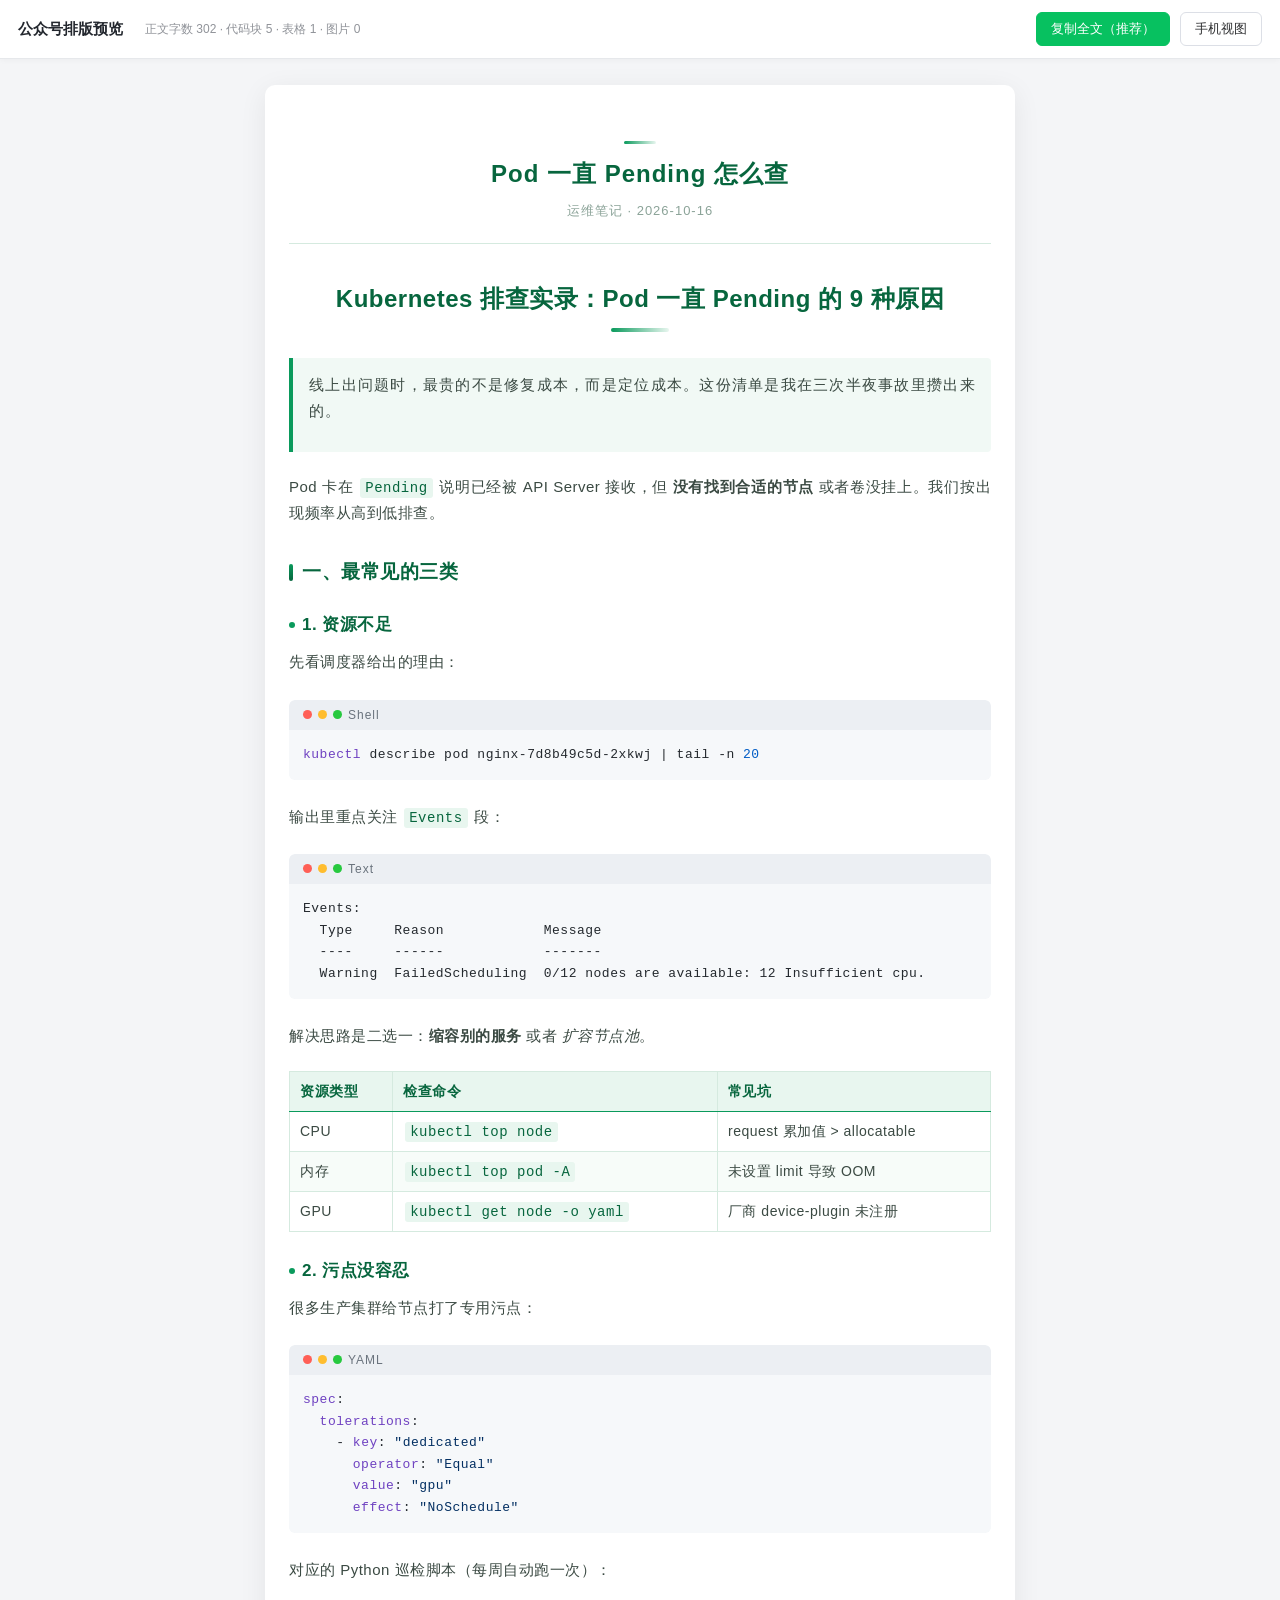
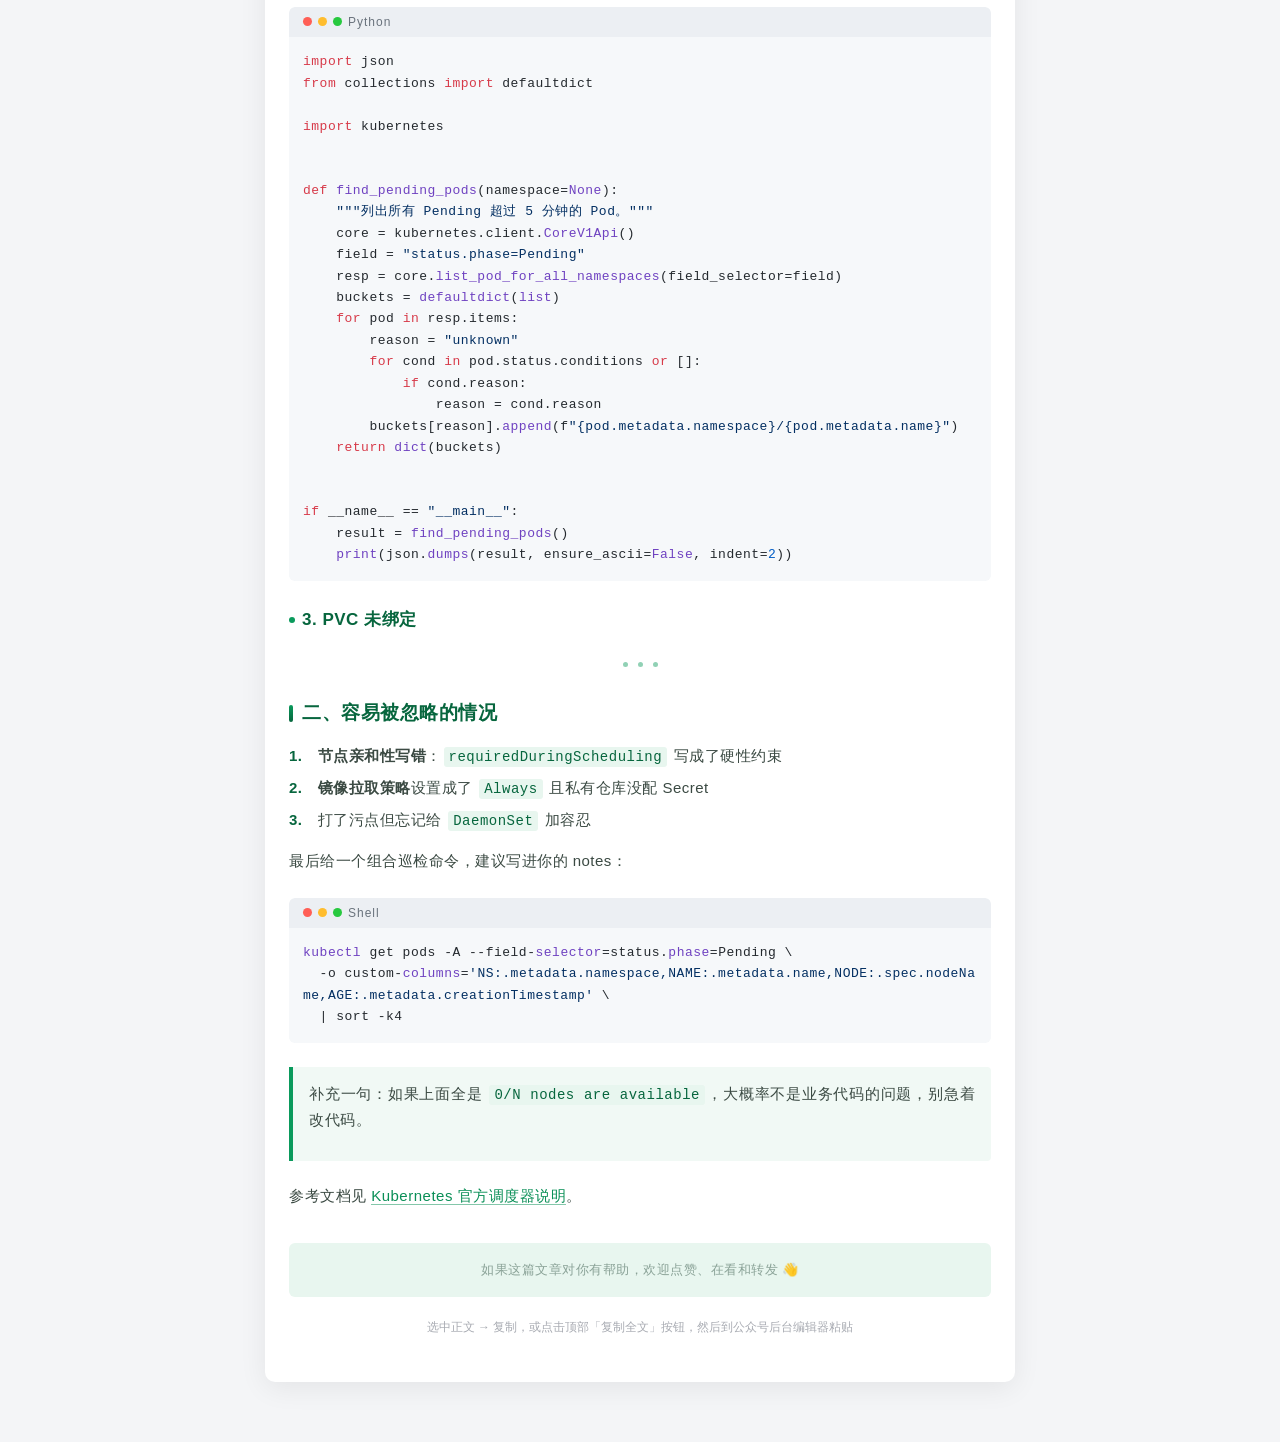
<file: examples/公众号排版示例.wechat.html>
<!DOCTYPE html>
<html lang="zh-CN">
<head>
<meta charset="utf-8">
<meta name="viewport" content="width=device-width,initial-scale=1">
<title>Pod 一直 Pending 怎么查 · 公众号排版预览</title>
<style>
  * { box-sizing: border-box; }
  body {
    margin: 0; background: #f4f5f7; color: #23272e;
    font-family: -apple-system, BlinkMacSystemFont, "PingFang SC", "Helvetica Neue", "Microsoft YaHei", sans-serif;
  }
  .bar {
    position: sticky; top: 0; z-index: 99; display: flex; flex-wrap: wrap; gap: 10px;
    align-items: center; padding: 12px 18px; background: #fff;
    border-bottom: 1px solid #e6e8eb; box-shadow: 0 1px 6px rgba(0,0,0,.04);
  }
  .bar h1 { margin: 0 12px 0 0; font-size: 15px; font-weight: 600; white-space: nowrap; }
  .bar .spacer { flex: 1; }
  button {
    border: 1px solid #dcdfe6; background: #fff; color: #303133; cursor: pointer;
    padding: 7px 14px; border-radius: 6px; font-size: 13px; transition: .15s;
    font-family: inherit;
  }
  button:hover { border-color: #07c160; color: #07c160; }
  button.primary { background: #07c160; border-color: #07c160; color: #fff; }
  button.primary:hover { background: #06ad56; color: #fff; }
  .meta { font-size: 12px; color: #909399; margin-right: 4px; }
  .stage { display: flex; justify-content: center; padding: 26px 14px 60px; }
  .phone {
    background: #fff; width: 750px; max-width: 100%; padding: 34px 22px;
    border-radius: 10px; box-shadow: 0 6px 28px rgba(0,0,0,.07);
  }
  /* 手机视图按 iPhone 18 Pro 的 CSS 视口宽度 402px，左右内边距 20px，
     正文可用宽度 362px —— 与工作台里的真机预览保持一致，折行位置才对得上 */
  .phone.narrow { width: 402px; padding: 30px 20px; }
  .notice {
    margin: 0 0 18px; padding: 12px 14px; border-radius: 8px; font-size: 13px;
    line-height: 1.7; background: #fff7e6; border: 1px solid #ffe0a3; color: #8a5a00;
  }
  .notice code { background: #fff; padding: 1px 5px; border-radius: 3px; font-size: 12px; }
  .notice ul { margin: 8px 0 0; padding-left: 20px; }
  .hidden { display: none !important; }
  #toast {
    position: fixed; left: 50%; bottom: 40px; transform: translateX(-50%) translateY(20px);
    background: #23272e; color: #fff; padding: 11px 22px; border-radius: 8px; font-size: 14px;
    opacity: 0; pointer-events: none; transition: .25s; z-index: 999;
  }
  #toast.show { opacity: 1; transform: translateX(-50%) translateY(0); }
  .tip { text-align: center; color: #a8abb2; font-size: 12px; margin-top: 22px; }
</style>
</head>
<body>
<div class="bar">
  <h1>公众号排版预览</h1>
  <span class="meta">正文字数 302 · 代码块 5 · 表格 1 · 图片 0</span>
  <span class="spacer"></span>
  <button class="primary" onclick="copyRich()">复制全文（推荐）</button>
  <button onclick="toggleHome()">手机视图</button>
</div>

<div class="stage">
  <div class="phone" id="phone">
    
    <div id="mp-content">
<section style="font-size:16px;color:#3b4a43;line-height:1.75;letter-spacing:.5px;padding:0 2px;word-break:break-word;-webkit-text-size-adjust:100%">
<section style="margin:0 0 30px;padding:22px 0 20px;border-bottom:1px solid #d5eadf;text-align:center">
<p style="margin:0 0 14px;text-align:center;line-height:0;font-size:0"><span style="display:inline-block;width:32px;height:3px;border-radius:2px;background-image:linear-gradient(90deg,#0a9a5c 0%,#e8f6ef 100%)"></span></p>
<p style="margin:0 0 10px;font-size:24px;font-weight:bold;color:#07663e;line-height:1.35;letter-spacing:1px">Pod 一直 Pending 怎么查</p>
<p style="margin:0;font-size:13px;color:#8ba398;letter-spacing:1px">运维笔记  ·  2026-10-16</p>
</section>
<h1 style="margin:38px 0 12px;text-align:center;font-size:24px;font-weight:bold;color:#07663e;line-height:1.4;letter-spacing:.5px">Kubernetes 排查实录：Pod 一直 Pending 的 9 种原因</h1>
<p style="margin:0 0 26px;text-align:center;line-height:0;font-size:0"><span style="display:inline-block;width:58px;height:4px;border-radius:2px;background-image:linear-gradient(90deg,#0a9a5c 0%,#e8f6ef 100%)"></span></p>
<blockquote style="margin:22px 0;padding:14px 16px;background-color:#f1f9f5;border-left:4px solid #0a9a5c;border-radius:0 4px 4px 0;font-size:15px;color:#3b4a43;line-height:1.75;letter-spacing:.5px"><p style="margin:0 0 .9em;font-size:15px;color:#3b4a43;line-height:1.75;letter-spacing:.5px;text-align:justify">线上出问题时，最贵的不是修复成本，而是定位成本。这份清单是我在三次半夜事故里攒出来的。</p></blockquote>
<p style="margin:0 0 1.4em;font-size:15px;color:#3b4a43;line-height:1.75;letter-spacing:.5px;text-align:justify">Pod 卡在 <span style="background-color:#e8f6ef;color:#07663e;padding:2px 5px;margin:0 2px;border-radius:3px;font-size:14px;font-family:Menlo,Monaco,Consolas,'Courier New',monospace;line-height:1.5;word-break:break-all">Pending</span> 说明已经被 API Server 接收，但 <strong>没有找到合适的节点</strong> 或者卷没挂上。我们按出现频率从高到低排查。</p>
<h2 style="margin:32px 0 16px;font-size:19px;font-weight:bold;color:#07663e;line-height:1.45;letter-spacing:.5px"><span style="display:inline-block;width:4px;height:17px;background-image:linear-gradient(180deg,#0a9a5c 0%,#07663e 100%);border-radius:2px;margin-right:9px;vertical-align:-3px"></span>一、最常见的三类</h2>
<h3 style="margin:26px 0 12px;font-size:17px;font-weight:bold;color:#07663e;line-height:1.5"><span style="display:inline-block;width:6px;height:6px;border-radius:50%;background-color:#0a9a5c;margin-right:7px;vertical-align:2px"></span>1. 资源不足</h3>
<p style="margin:0 0 1.4em;font-size:15px;color:#3b4a43;line-height:1.75;letter-spacing:.5px;text-align:justify">先看调度器给出的理由：</p>
<section style="margin:24px 0;border-radius:6px;overflow:hidden;background-color:#f6f8fa"><section style="margin:0;padding:9px 14px;background-color:#eceff3;border-radius:6px 6px 0 0;line-height:1;font-size:0"><span style="display:inline-block;width:9px;height:9px;border-radius:50%;background-color:#ff5f56;margin-right:6px;vertical-align:1px"></span><span style="display:inline-block;width:9px;height:9px;border-radius:50%;background-color:#ffbd2e;margin-right:6px;vertical-align:1px"></span><span style="display:inline-block;width:9px;height:9px;border-radius:50%;background-color:#27c93f;margin-right:6px;vertical-align:1px"></span><span style="font-size:12px;color:#6a737d;letter-spacing:1px;vertical-align:1px">Shell</span></section><section style="margin:0;padding:14px 14px 15px;background-color:#f6f8fa;font-family:Menlo,Monaco,Consolas,'Courier New',monospace;font-size:13px;line-height:1.65;color:#24292e;word-break:break-all;border-radius:0 0 6px 6px"><section style="margin:0;padding:0"><span style="color:#6f42c1">kubectl</span>&nbsp;describe&nbsp;pod&nbsp;nginx<span style="color:#24292e">-</span>7d8b49c5d<span style="color:#24292e">-</span>2xkwj&nbsp;<span style="color:#24292e">|</span>&nbsp;tail&nbsp;<span style="color:#24292e">-</span>n&nbsp;<span style="color:#005cc5">20</span></section></section></section>
<p style="margin:0 0 1.4em;font-size:15px;color:#3b4a43;line-height:1.75;letter-spacing:.5px;text-align:justify">输出里重点关注 <span style="background-color:#e8f6ef;color:#07663e;padding:2px 5px;margin:0 2px;border-radius:3px;font-size:14px;font-family:Menlo,Monaco,Consolas,'Courier New',monospace;line-height:1.5;word-break:break-all">Events</span> 段：</p>
<section style="margin:24px 0;border-radius:6px;overflow:hidden;background-color:#f6f8fa"><section style="margin:0;padding:9px 14px;background-color:#eceff3;border-radius:6px 6px 0 0;line-height:1;font-size:0"><span style="display:inline-block;width:9px;height:9px;border-radius:50%;background-color:#ff5f56;margin-right:6px;vertical-align:1px"></span><span style="display:inline-block;width:9px;height:9px;border-radius:50%;background-color:#ffbd2e;margin-right:6px;vertical-align:1px"></span><span style="display:inline-block;width:9px;height:9px;border-radius:50%;background-color:#27c93f;margin-right:6px;vertical-align:1px"></span><span style="font-size:12px;color:#6a737d;letter-spacing:1px;vertical-align:1px">Text</span></section><section style="margin:0;padding:14px 14px 15px;background-color:#f6f8fa;font-family:Menlo,Monaco,Consolas,'Courier New',monospace;font-size:13px;line-height:1.65;color:#24292e;word-break:break-all;border-radius:0 0 6px 6px"><section style="margin:0;padding:0">Events:</section><section style="margin:0;padding:0">&nbsp;&nbsp;Type&nbsp;&nbsp;&nbsp;&nbsp;&nbsp;Reason&nbsp;&nbsp;&nbsp;&nbsp;&nbsp;&nbsp;&nbsp;&nbsp;&nbsp;&nbsp;&nbsp;&nbsp;Message</section><section style="margin:0;padding:0">&nbsp;&nbsp;----&nbsp;&nbsp;&nbsp;&nbsp;&nbsp;------&nbsp;&nbsp;&nbsp;&nbsp;&nbsp;&nbsp;&nbsp;&nbsp;&nbsp;&nbsp;&nbsp;&nbsp;-------</section><section style="margin:0;padding:0">&nbsp;&nbsp;Warning&nbsp;&nbsp;FailedScheduling&nbsp;&nbsp;0/12&nbsp;nodes&nbsp;are&nbsp;available:&nbsp;12&nbsp;Insufficient&nbsp;cpu.</section></section></section>
<p style="margin:0 0 1.4em;font-size:15px;color:#3b4a43;line-height:1.75;letter-spacing:.5px;text-align:justify">解决思路是二选一：<strong>缩容别的服务</strong> 或者 <em>扩容节点池</em>。</p>
<section style="margin:22px 0;overflow-x:auto;-webkit-overflow-scrolling:touch;font-size:0"><table style="border-collapse:collapse;width:100%;font-size:14px;border-spacing:0;margin:0"><thead><tr><th style="border:1px solid #d5eadf;padding:8px 10px;font-size:14px;line-height:1.6;text-align:left;background-color:#e8f6ef;color:#07663e;font-weight:bold;border-bottom:1px solid #0a9a5c">资源类型</th><th style="border:1px solid #d5eadf;padding:8px 10px;font-size:14px;line-height:1.6;text-align:left;background-color:#e8f6ef;color:#07663e;font-weight:bold;border-bottom:1px solid #0a9a5c">检查命令</th><th style="border:1px solid #d5eadf;padding:8px 10px;font-size:14px;line-height:1.6;text-align:left;background-color:#e8f6ef;color:#07663e;font-weight:bold;border-bottom:1px solid #0a9a5c">常见坑</th></tr></thead><tbody><tr><td style="border:1px solid #d5eadf;padding:8px 10px;font-size:14px;line-height:1.6;text-align:left;color:#3b4a43">CPU</td><td style="border:1px solid #d5eadf;padding:8px 10px;font-size:14px;line-height:1.6;text-align:left;color:#3b4a43"><span style="background-color:#e8f6ef;color:#07663e;padding:2px 5px;margin:0 2px;border-radius:3px;font-size:14px;font-family:Menlo,Monaco,Consolas,'Courier New',monospace;line-height:1.5;word-break:break-all">kubectl top node</span></td><td style="border:1px solid #d5eadf;padding:8px 10px;font-size:14px;line-height:1.6;text-align:left;color:#3b4a43">request 累加值 &gt; allocatable</td></tr><tr><td style="border:1px solid #d5eadf;padding:8px 10px;font-size:14px;line-height:1.6;text-align:left;color:#3b4a43;background-color:#f7fcf9">内存</td><td style="border:1px solid #d5eadf;padding:8px 10px;font-size:14px;line-height:1.6;text-align:left;color:#3b4a43;background-color:#f7fcf9"><span style="background-color:#e8f6ef;color:#07663e;padding:2px 5px;margin:0 2px;border-radius:3px;font-size:14px;font-family:Menlo,Monaco,Consolas,'Courier New',monospace;line-height:1.5;word-break:break-all">kubectl top pod -A</span></td><td style="border:1px solid #d5eadf;padding:8px 10px;font-size:14px;line-height:1.6;text-align:left;color:#3b4a43;background-color:#f7fcf9">未设置 limit 导致 OOM</td></tr><tr><td style="border:1px solid #d5eadf;padding:8px 10px;font-size:14px;line-height:1.6;text-align:left;color:#3b4a43">GPU</td><td style="border:1px solid #d5eadf;padding:8px 10px;font-size:14px;line-height:1.6;text-align:left;color:#3b4a43"><span style="background-color:#e8f6ef;color:#07663e;padding:2px 5px;margin:0 2px;border-radius:3px;font-size:14px;font-family:Menlo,Monaco,Consolas,'Courier New',monospace;line-height:1.5;word-break:break-all">kubectl get node -o yaml</span></td><td style="border:1px solid #d5eadf;padding:8px 10px;font-size:14px;line-height:1.6;text-align:left;color:#3b4a43">厂商 device-plugin 未注册</td></tr></tbody></table></section>
<h3 style="margin:26px 0 12px;font-size:17px;font-weight:bold;color:#07663e;line-height:1.5"><span style="display:inline-block;width:6px;height:6px;border-radius:50%;background-color:#0a9a5c;margin-right:7px;vertical-align:2px"></span>2. 污点没容忍</h3>
<p style="margin:0 0 1.4em;font-size:15px;color:#3b4a43;line-height:1.75;letter-spacing:.5px;text-align:justify">很多生产集群给节点打了专用污点：</p>
<section style="margin:24px 0;border-radius:6px;overflow:hidden;background-color:#f6f8fa"><section style="margin:0;padding:9px 14px;background-color:#eceff3;border-radius:6px 6px 0 0;line-height:1;font-size:0"><span style="display:inline-block;width:9px;height:9px;border-radius:50%;background-color:#ff5f56;margin-right:6px;vertical-align:1px"></span><span style="display:inline-block;width:9px;height:9px;border-radius:50%;background-color:#ffbd2e;margin-right:6px;vertical-align:1px"></span><span style="display:inline-block;width:9px;height:9px;border-radius:50%;background-color:#27c93f;margin-right:6px;vertical-align:1px"></span><span style="font-size:12px;color:#6a737d;letter-spacing:1px;vertical-align:1px">YAML</span></section><section style="margin:0;padding:14px 14px 15px;background-color:#f6f8fa;font-family:Menlo,Monaco,Consolas,'Courier New',monospace;font-size:13px;line-height:1.65;color:#24292e;word-break:break-all;border-radius:0 0 6px 6px"><section style="margin:0;padding:0"><span style="color:#6f42c1">spec</span>:</section><section style="margin:0;padding:0">&nbsp;&nbsp;<span style="color:#6f42c1">tolerations</span>:</section><section style="margin:0;padding:0">&nbsp;&nbsp;&nbsp;&nbsp;<span style="color:#24292e">-</span>&nbsp;<span style="color:#6f42c1">key</span>:&nbsp;<span style="color:#032f62">"dedicated"</span></section><section style="margin:0;padding:0">&nbsp;&nbsp;&nbsp;&nbsp;&nbsp;&nbsp;<span style="color:#6f42c1">operator</span>:&nbsp;<span style="color:#032f62">"Equal"</span></section><section style="margin:0;padding:0">&nbsp;&nbsp;&nbsp;&nbsp;&nbsp;&nbsp;<span style="color:#6f42c1">value</span>:&nbsp;<span style="color:#032f62">"gpu"</span></section><section style="margin:0;padding:0">&nbsp;&nbsp;&nbsp;&nbsp;&nbsp;&nbsp;<span style="color:#6f42c1">effect</span>:&nbsp;<span style="color:#032f62">"NoSchedule"</span></section></section></section>
<p style="margin:0 0 1.4em;font-size:15px;color:#3b4a43;line-height:1.75;letter-spacing:.5px;text-align:justify">对应的 Python 巡检脚本（每周自动跑一次）：</p>
<section style="margin:24px 0;border-radius:6px;overflow:hidden;background-color:#f6f8fa"><section style="margin:0;padding:9px 14px;background-color:#eceff3;border-radius:6px 6px 0 0;line-height:1;font-size:0"><span style="display:inline-block;width:9px;height:9px;border-radius:50%;background-color:#ff5f56;margin-right:6px;vertical-align:1px"></span><span style="display:inline-block;width:9px;height:9px;border-radius:50%;background-color:#ffbd2e;margin-right:6px;vertical-align:1px"></span><span style="display:inline-block;width:9px;height:9px;border-radius:50%;background-color:#27c93f;margin-right:6px;vertical-align:1px"></span><span style="font-size:12px;color:#6a737d;letter-spacing:1px;vertical-align:1px">Python</span></section><section style="margin:0;padding:14px 14px 15px;background-color:#f6f8fa;font-family:Menlo,Monaco,Consolas,'Courier New',monospace;font-size:13px;line-height:1.65;color:#24292e;word-break:break-all;border-radius:0 0 6px 6px"><section style="margin:0;padding:0"><span style="color:#d73a49">import</span>&nbsp;json</section><section style="margin:0;padding:0"><span style="color:#d73a49">from</span>&nbsp;collections&nbsp;<span style="color:#d73a49">import</span>&nbsp;defaultdict</section><section style="margin:0;padding:0;min-height:1.65em">&nbsp;</section><section style="margin:0;padding:0"><span style="color:#d73a49">import</span>&nbsp;kubernetes</section><section style="margin:0;padding:0;min-height:1.65em">&nbsp;</section><section style="margin:0;padding:0;min-height:1.65em">&nbsp;</section><section style="margin:0;padding:0"><span style="color:#d73a49">def</span>&nbsp;<span style="color:#6f42c1">find_pending_pods</span>(namespace<span style="color:#24292e">=</span><span style="color:#6f42c1">None</span>):</section><section style="margin:0;padding:0">&nbsp;&nbsp;&nbsp;&nbsp;<span style="color:#032f62">"""列出所有&nbsp;Pending&nbsp;超过&nbsp;5&nbsp;分钟的&nbsp;Pod。"""</span></section><section style="margin:0;padding:0">&nbsp;&nbsp;&nbsp;&nbsp;core&nbsp;<span style="color:#24292e">=</span>&nbsp;kubernetes.client.<span style="color:#6f42c1">CoreV1Api</span>()</section><section style="margin:0;padding:0">&nbsp;&nbsp;&nbsp;&nbsp;field&nbsp;<span style="color:#24292e">=</span>&nbsp;<span style="color:#032f62">"status.phase=Pending"</span></section><section style="margin:0;padding:0">&nbsp;&nbsp;&nbsp;&nbsp;resp&nbsp;<span style="color:#24292e">=</span>&nbsp;core.<span style="color:#6f42c1">list_pod_for_all_namespaces</span>(field_selector<span style="color:#24292e">=</span>field)</section><section style="margin:0;padding:0">&nbsp;&nbsp;&nbsp;&nbsp;buckets&nbsp;<span style="color:#24292e">=</span>&nbsp;<span style="color:#6f42c1">defaultdict</span>(<span style="color:#6f42c1">list</span>)</section><section style="margin:0;padding:0">&nbsp;&nbsp;&nbsp;&nbsp;<span style="color:#d73a49">for</span>&nbsp;pod&nbsp;<span style="color:#d73a49">in</span>&nbsp;resp.items:</section><section style="margin:0;padding:0">&nbsp;&nbsp;&nbsp;&nbsp;&nbsp;&nbsp;&nbsp;&nbsp;reason&nbsp;<span style="color:#24292e">=</span>&nbsp;<span style="color:#032f62">"unknown"</span></section><section style="margin:0;padding:0">&nbsp;&nbsp;&nbsp;&nbsp;&nbsp;&nbsp;&nbsp;&nbsp;<span style="color:#d73a49">for</span>&nbsp;cond&nbsp;<span style="color:#d73a49">in</span>&nbsp;pod.status.conditions&nbsp;<span style="color:#d73a49">or</span>&nbsp;[]:</section><section style="margin:0;padding:0">&nbsp;&nbsp;&nbsp;&nbsp;&nbsp;&nbsp;&nbsp;&nbsp;&nbsp;&nbsp;&nbsp;&nbsp;<span style="color:#d73a49">if</span>&nbsp;cond.reason:</section><section style="margin:0;padding:0">&nbsp;&nbsp;&nbsp;&nbsp;&nbsp;&nbsp;&nbsp;&nbsp;&nbsp;&nbsp;&nbsp;&nbsp;&nbsp;&nbsp;&nbsp;&nbsp;reason&nbsp;<span style="color:#24292e">=</span>&nbsp;cond.reason</section><section style="margin:0;padding:0">&nbsp;&nbsp;&nbsp;&nbsp;&nbsp;&nbsp;&nbsp;&nbsp;buckets[reason].<span style="color:#6f42c1">append</span>(f<span style="color:#032f62">"{pod.metadata.namespace}/{pod.metadata.name}"</span>)</section><section style="margin:0;padding:0">&nbsp;&nbsp;&nbsp;&nbsp;<span style="color:#d73a49">return</span>&nbsp;<span style="color:#6f42c1">dict</span>(buckets)</section><section style="margin:0;padding:0;min-height:1.65em">&nbsp;</section><section style="margin:0;padding:0;min-height:1.65em">&nbsp;</section><section style="margin:0;padding:0"><span style="color:#d73a49">if</span>&nbsp;__name__&nbsp;<span style="color:#24292e">==</span>&nbsp;<span style="color:#032f62">"__main__"</span>:</section><section style="margin:0;padding:0">&nbsp;&nbsp;&nbsp;&nbsp;result&nbsp;<span style="color:#24292e">=</span>&nbsp;<span style="color:#6f42c1">find_pending_pods</span>()</section><section style="margin:0;padding:0">&nbsp;&nbsp;&nbsp;&nbsp;<span style="color:#6f42c1">print</span>(json.<span style="color:#6f42c1">dumps</span>(result,&nbsp;ensure_ascii<span style="color:#24292e">=</span><span style="color:#6f42c1">False</span>,&nbsp;indent<span style="color:#24292e">=</span><span style="color:#005cc5">2</span>))</section></section></section>
<h3 style="margin:26px 0 12px;font-size:17px;font-weight:bold;color:#07663e;line-height:1.5"><span style="display:inline-block;width:6px;height:6px;border-radius:50%;background-color:#0a9a5c;margin-right:7px;vertical-align:2px"></span>3. PVC 未绑定</h3>
<p style="margin:30px 0;text-align:center;line-height:0;font-size:0"><span style="display:inline-block;width:5px;height:5px;border-radius:50%;background-color:#0a9a5c;opacity:.45;margin:0 5px"></span><span style="display:inline-block;width:5px;height:5px;border-radius:50%;background-color:#0a9a5c;opacity:.45;margin:0 5px"></span><span style="display:inline-block;width:5px;height:5px;border-radius:50%;background-color:#0a9a5c;opacity:.45;margin:0 5px"></span></p>
<h2 style="margin:32px 0 16px;font-size:19px;font-weight:bold;color:#07663e;line-height:1.45;letter-spacing:.5px"><span style="display:inline-block;width:4px;height:17px;background-image:linear-gradient(180deg,#0a9a5c 0%,#07663e 100%);border-radius:2px;margin-right:9px;vertical-align:-3px"></span>二、容易被忽略的情况</h2>
<section style="margin:14px 0"><section style="margin:6px 0;padding-left:1.9em;text-indent:-1.9em;font-size:15px;color:#3b4a43;line-height:1.75;letter-spacing:.5px"><span style="display:inline-block;width:1.9em;text-indent:0;color:#07663e;font-weight:bold">1.&nbsp;</span><strong>节点亲和性写错</strong>：<span style="background-color:#e8f6ef;color:#07663e;padding:2px 5px;margin:0 2px;border-radius:3px;font-size:14px;font-family:Menlo,Monaco,Consolas,'Courier New',monospace;line-height:1.5;word-break:break-all">requiredDuringScheduling</span> 写成了硬性约束</section><section style="margin:6px 0;padding-left:1.9em;text-indent:-1.9em;font-size:15px;color:#3b4a43;line-height:1.75;letter-spacing:.5px"><span style="display:inline-block;width:1.9em;text-indent:0;color:#07663e;font-weight:bold">2.&nbsp;</span><strong>镜像拉取策略</strong>设置成了 <span style="background-color:#e8f6ef;color:#07663e;padding:2px 5px;margin:0 2px;border-radius:3px;font-size:14px;font-family:Menlo,Monaco,Consolas,'Courier New',monospace;line-height:1.5;word-break:break-all">Always</span> 且私有仓库没配 Secret</section><section style="margin:6px 0;padding-left:1.9em;text-indent:-1.9em;font-size:15px;color:#3b4a43;line-height:1.75;letter-spacing:.5px"><span style="display:inline-block;width:1.9em;text-indent:0;color:#07663e;font-weight:bold">3.&nbsp;</span>打了污点但忘记给 <span style="background-color:#e8f6ef;color:#07663e;padding:2px 5px;margin:0 2px;border-radius:3px;font-size:14px;font-family:Menlo,Monaco,Consolas,'Courier New',monospace;line-height:1.5;word-break:break-all">DaemonSet</span> 加容忍</section></section>
<p style="margin:0 0 1.4em;font-size:15px;color:#3b4a43;line-height:1.75;letter-spacing:.5px;text-align:justify">最后给一个组合巡检命令，建议写进你的 notes：</p>
<section style="margin:24px 0;border-radius:6px;overflow:hidden;background-color:#f6f8fa"><section style="margin:0;padding:9px 14px;background-color:#eceff3;border-radius:6px 6px 0 0;line-height:1;font-size:0"><span style="display:inline-block;width:9px;height:9px;border-radius:50%;background-color:#ff5f56;margin-right:6px;vertical-align:1px"></span><span style="display:inline-block;width:9px;height:9px;border-radius:50%;background-color:#ffbd2e;margin-right:6px;vertical-align:1px"></span><span style="display:inline-block;width:9px;height:9px;border-radius:50%;background-color:#27c93f;margin-right:6px;vertical-align:1px"></span><span style="font-size:12px;color:#6a737d;letter-spacing:1px;vertical-align:1px">Shell</span></section><section style="margin:0;padding:14px 14px 15px;background-color:#f6f8fa;font-family:Menlo,Monaco,Consolas,'Courier New',monospace;font-size:13px;line-height:1.65;color:#24292e;word-break:break-all;border-radius:0 0 6px 6px"><section style="margin:0;padding:0"><span style="color:#6f42c1">kubectl</span>&nbsp;get&nbsp;pods&nbsp;<span style="color:#24292e">-</span>A&nbsp;<span style="color:#24292e">--</span>field<span style="color:#24292e">-</span><span style="color:#6f42c1">selector</span><span style="color:#24292e">=</span>status.<span style="color:#6f42c1">phase</span><span style="color:#24292e">=</span>Pending&nbsp;\</section><section style="margin:0;padding:0">&nbsp;&nbsp;<span style="color:#24292e">-</span>o&nbsp;custom<span style="color:#24292e">-</span><span style="color:#6f42c1">columns</span><span style="color:#24292e">=</span><span style="color:#032f62">'NS:.metadata.namespace,NAME:.metadata.name,NODE:.spec.nodeName,AGE:.metadata.creationTimestamp'</span>&nbsp;\</section><section style="margin:0;padding:0">&nbsp;&nbsp;<span style="color:#24292e">|</span>&nbsp;sort&nbsp;<span style="color:#24292e">-</span>k4</section></section></section>
<blockquote style="margin:22px 0;padding:14px 16px;background-color:#f1f9f5;border-left:4px solid #0a9a5c;border-radius:0 4px 4px 0;font-size:15px;color:#3b4a43;line-height:1.75;letter-spacing:.5px"><p style="margin:0 0 .9em;font-size:15px;color:#3b4a43;line-height:1.75;letter-spacing:.5px;text-align:justify">补充一句：如果上面全是 <span style="background-color:#e8f6ef;color:#07663e;padding:2px 5px;margin:0 2px;border-radius:3px;font-size:14px;font-family:Menlo,Monaco,Consolas,'Courier New',monospace;line-height:1.5;word-break:break-all">0/N nodes are available</span>，大概率不是业务代码的问题，别急着改代码。</p></blockquote>
<p style="margin:0 0 1.4em;font-size:15px;color:#3b4a43;line-height:1.75;letter-spacing:.5px;text-align:justify">参考文档见 <a href="https://kubernetes.io/zh-cn/docs/concepts/scheduling-eviction/kube-scheduler/" style="color:#0a8f57;text-decoration:none;border-bottom:1px solid #0a8f5780;font-weight:500">Kubernetes 官方调度器说明</a>。</p>
<section style="margin:34px 0 8px;padding:16px 14px;background:#e8f6ef;border-radius:6px;text-align:center;font-size:13px;color:#8ba398;line-height:1.7">如果这篇文章对你有帮助，欢迎点赞、在看和转发 👋</section>
</section>
    </div>
    <p class="tip">选中正文 → 复制，或点击顶部「复制全文」按钮，然后到公众号后台编辑器粘贴</p>
  </div>
</div>

<div id="toast"></div>
<script>
var noticeList = {};

function toast(msg) {
  var t = document.getElementById('toast');
  t.textContent = msg;
  t.classList.add('show');
  setTimeout(function () { t.classList.remove('show'); }, 2200);
}

function copyRich() {
  var el = document.getElementById('mp-content');
  var html = el.innerHTML;
  if (navigator.clipboard && window.ClipboardItem) {
    var item = new ClipboardItem({
      'text/html': new Blob([html], { type: 'text/html' }),
      'text/plain': new Blob([el.innerText], { type: 'text/plain' })
    });
    navigator.clipboard.write([item]).then(function () {
      toast('已复制，去公众号编辑器粘贴即可');
    }, function () { legacyCopy(html); });
  } else {
    legacyCopy(html);
  }
}

function legacyCopy(html) {
  var holder = document.createElement('div');
  holder.innerHTML = html;
  holder.style.position = 'fixed';
  holder.style.left = '-9999px';
  holder.style.top = '0';
  document.body.appendChild(holder);
  var range = document.createRange();
  range.selectNodeContents(holder);
  var sel = window.getSelection();
  sel.removeAllRanges();
  sel.addRange(range);
  var ok = false;
  try { ok = document.execCommand('copy'); } catch (e) { ok = false; }
  sel.removeAllRanges();
  document.body.removeChild(holder);
  toast(ok ? '已复制，去公众号编辑器粘贴即可' : '复制失败，请手动选中正文后 Ctrl/Cmd+C');
}

function toggleHome() {
  document.getElementById('phone').classList.toggle('narrow');
}

document.addEventListener('keydown', function (e) {
  if ((e.metaKey || e.ctrlKey) && e.shiftKey && (e.key === 'C' || e.key === 'c')) {
    e.preventDefault(); copyRich();
  }
});
</script>
</body>
</html>
</file>
